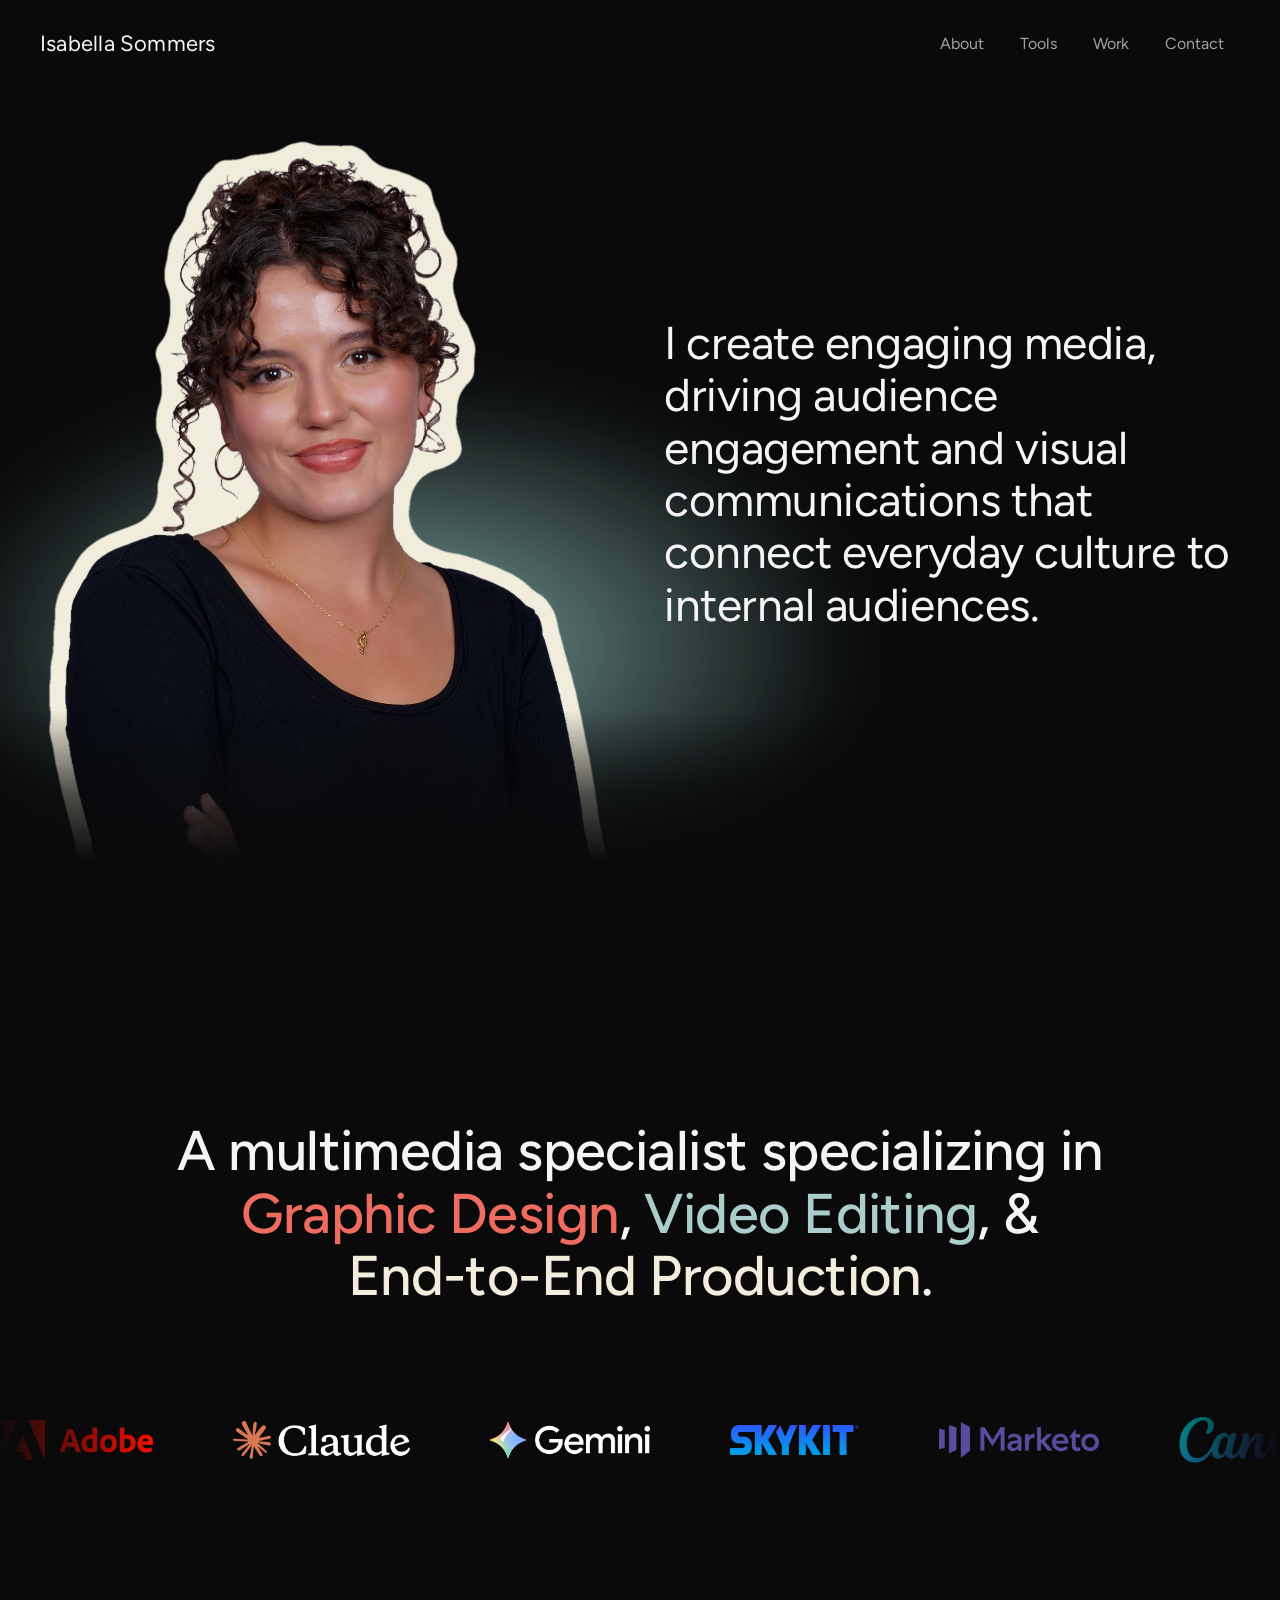
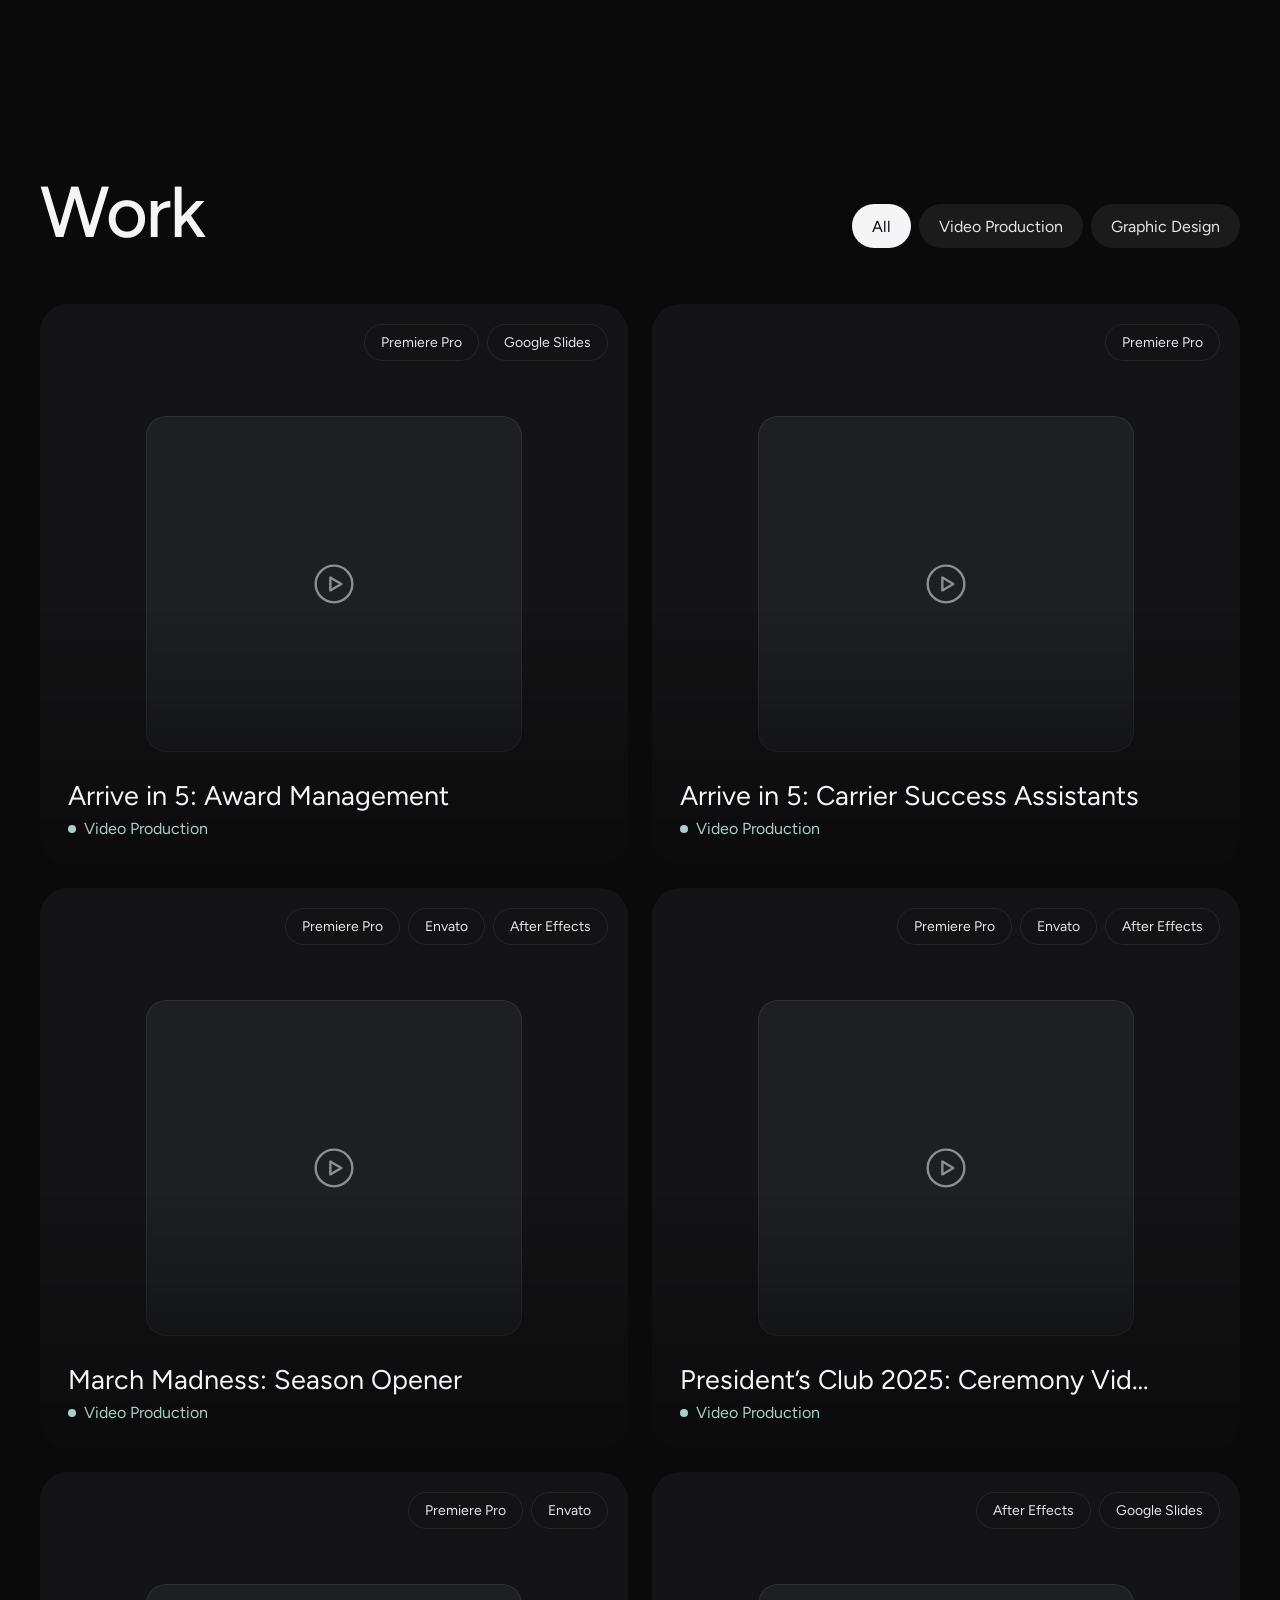
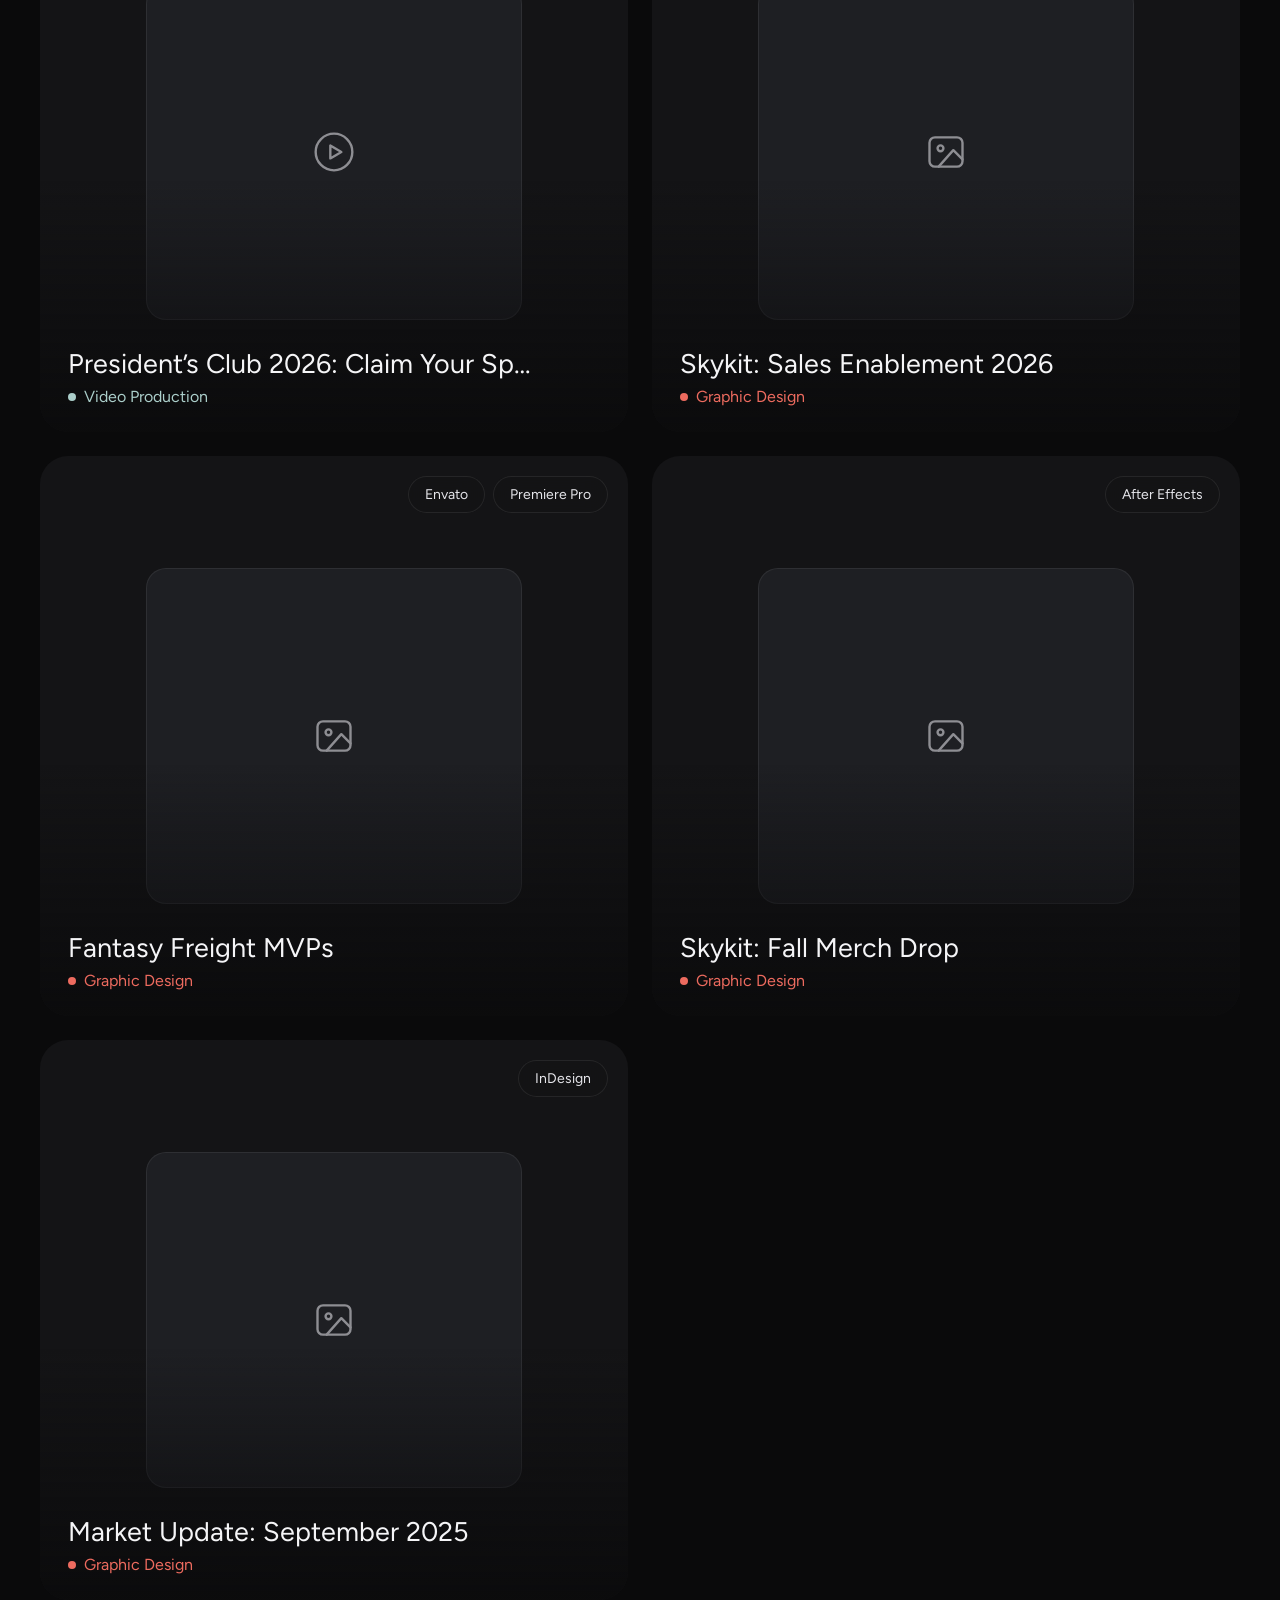
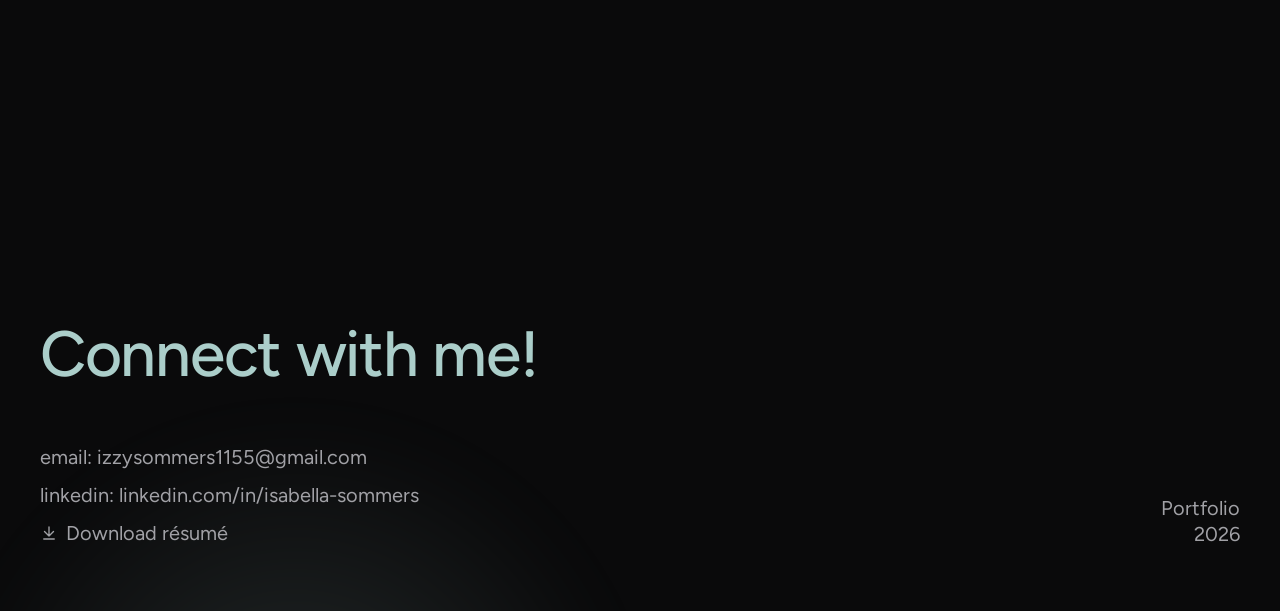
<file: index.html>
<!doctype html>
<html lang="en">
<head>
  <meta charset="utf-8">
  <meta name="viewport" content="width=device-width, initial-scale=1">
  <title>Isabella Sommers — Multimedia Specialist</title>
  <meta name="description" content="Isabella Sommers is a multimedia specialist specializing in graphic design, video editing, and end-to-end production.">
  <meta property="og:title" content="Isabella Sommers — Multimedia Specialist">
  <meta property="og:description" content="Graphic design, video editing, and end-to-end production.">
  <meta property="og:image" content="assets/img/isabella-sommers.webp">
  <meta name="theme-color" content="#0A0A0B">
  <link rel="preconnect" href="https://fonts.googleapis.com">
  <link rel="preconnect" href="https://fonts.gstatic.com" crossorigin>
  <link href="https://fonts.googleapis.com/css2?family=Figtree:wght@400;500;600&display=swap" rel="stylesheet">
  <link rel="stylesheet" href="css/styles.css?v=8">
</head>
<body>

  <!-- S1 · About / hero -->
  <section id="about" class="hero">
    <header class="site-header intro-nav">
      <nav class="nav container" aria-label="Primary">
        <a class="brand" href="#about">Isabella Sommers</a>
        <div class="nav-links">
          <a href="#about">About</a>
          <a href="#tools">Tools</a>
          <a href="#work">Work</a>
          <a href="#contact">Contact</a>
        </div>
        <button class="menu-btn" type="button" aria-expanded="false" aria-controls="mobile-menu">
          <svg width="14" height="14" viewBox="0 0 24 24" fill="currentColor" aria-hidden="true"><rect x="3" y="3" width="7" height="7" rx="1.5"/><rect x="14" y="3" width="7" height="7" rx="1.5"/><rect x="3" y="14" width="7" height="7" rx="1.5"/><rect x="14" y="14" width="7" height="7" rx="1.5"/></svg>
          <span class="menu-label">Menu</span>
        </button>
      </nav>
      <div id="mobile-menu" class="mobile-menu" hidden>
        <a href="#about">About</a>
        <a href="#tools">Tools</a>
        <a href="#work">Work</a>
        <a href="#contact">Contact</a>
      </div>
    </header>

    <div class="hero-grid container">
      <div class="hero-photo">
        <div class="hero-glow intro-glow" aria-hidden="true"></div>
        <img class="intro-photo" src="assets/img/isabella-sommers.webp" alt="Portrait of Isabella Sommers" width="1146" height="1448">
      </div>
      <div class="hero-text">
        <p class="hero-statement intro-words" data-stagger="1.25,0.06">
          <span class="word">I</span> <span class="word">create</span> <span class="word">engaging</span> <span class="word">media,</span> <span class="word">driving</span> <span class="word">audience</span> <span class="word">engagement</span> <span class="word">and</span> <span class="word">visual</span> <span class="word">communications</span> <span class="word">that</span> <span class="word">connect</span> <span class="word">everyday</span> <span class="word">culture</span> <span class="word">to</span> <span class="word">internal</span> <span class="word">audiences.</span>
        </p>
      </div>
    </div>
    <div class="hero-fade" aria-hidden="true"></div>
  </section>

  <!-- S2 · Focus + tools -->
  <section id="tools" class="focus">
    <div class="container">
      <h2 id="focus-statement" class="focus-statement reveal" data-stagger="0.1,0.07">
        <span class="word">A</span> <span class="word">multimedia</span> <span class="word">specialist</span> <span class="word">specializing</span> <span class="word">in</span> <span class="word c-red">Graphic</span> <span class="word"><span class="c-red">Design</span>,</span> <span class="word c-sage">Video</span> <span class="word"><span class="c-sage">Editing</span>,</span> <span class="word">&amp;</span> <span class="word"><span class="c-cream">End-to-End Production</span>.</span>
      </h2>
    </div>
    <div class="marquee reveal-block" data-reveal-with="#focus-statement">
      <!-- Three identical groups; each slides left by exactly its own width, then repeats. -->
      <div class="marquee-track">
        <div class="marquee-group">
          <img src="assets/logos/adobe.png" alt="Adobe" width="460" height="120" style="--h:40px">
          <img src="assets/logos/claude.png" alt="Claude" width="559" height="120" style="--h:38px">
          <img src="assets/logos/gemini.png" alt="Gemini" width="533" height="120" style="--h:36px">
          <img src="assets/logos/skykit.png" alt="Skykit" width="515" height="120" style="--h:30px">
          <img src="assets/logos/marketo.png" alt="Marketo" width="532" height="120" style="--h:36px">
          <img src="assets/logos/canva.png" alt="Canva" width="373" height="120" style="--h:46px">
          <img src="assets/logos/envato.png" alt="Envato" width="632" height="120" style="--h:36px">
          <img src="assets/logos/gsuite.png" alt="Google Workspace" width="480" height="120" style="--h:38px">
          <img src="assets/logos/wordpress.png" alt="WordPress" width="528" height="120" style="--h:34px">
          <img src="assets/logos/elementor.png" alt="Elementor" width="686" height="120" style="--h:32px">
        </div>
        <div class="marquee-group" aria-hidden="true">
          <img src="assets/logos/adobe.png" alt="" width="460" height="120" style="--h:40px">
          <img src="assets/logos/claude.png" alt="" width="559" height="120" style="--h:38px">
          <img src="assets/logos/gemini.png" alt="" width="533" height="120" style="--h:36px">
          <img src="assets/logos/skykit.png" alt="" width="515" height="120" style="--h:30px">
          <img src="assets/logos/marketo.png" alt="" width="532" height="120" style="--h:36px">
          <img src="assets/logos/canva.png" alt="" width="373" height="120" style="--h:46px">
          <img src="assets/logos/envato.png" alt="" width="632" height="120" style="--h:36px">
          <img src="assets/logos/gsuite.png" alt="" width="480" height="120" style="--h:38px">
          <img src="assets/logos/wordpress.png" alt="" width="528" height="120" style="--h:34px">
          <img src="assets/logos/elementor.png" alt="" width="686" height="120" style="--h:32px">
        </div>
        <div class="marquee-group" aria-hidden="true">
          <img src="assets/logos/adobe.png" alt="" width="460" height="120" style="--h:40px">
          <img src="assets/logos/claude.png" alt="" width="559" height="120" style="--h:38px">
          <img src="assets/logos/gemini.png" alt="" width="533" height="120" style="--h:36px">
          <img src="assets/logos/skykit.png" alt="" width="515" height="120" style="--h:30px">
          <img src="assets/logos/marketo.png" alt="" width="532" height="120" style="--h:36px">
          <img src="assets/logos/canva.png" alt="" width="373" height="120" style="--h:46px">
          <img src="assets/logos/envato.png" alt="" width="632" height="120" style="--h:36px">
          <img src="assets/logos/gsuite.png" alt="" width="480" height="120" style="--h:38px">
          <img src="assets/logos/wordpress.png" alt="" width="528" height="120" style="--h:34px">
          <img src="assets/logos/elementor.png" alt="" width="686" height="120" style="--h:32px">
        </div>
      </div>
    </div>
  </section>

  <!-- S3 · Work -->
  <section id="work" class="work">
    <div class="container">
      <div class="work-head">
        <h2 class="section-title">Work</h2>
        <div class="filters" role="group" aria-label="Filter projects">
          <button class="filter" type="button" data-filter="all" aria-pressed="true">All</button>
          <button class="filter" type="button" data-filter="video" aria-pressed="false">Video Production</button>
          <button class="filter" type="button" data-filter="graphic" aria-pressed="false">Graphic Design</button>
        </div>
      </div>
      <!-- Cards are generated from js/projects.js -->
      <div id="work-grid" class="grid"></div>
    </div>
  </section>

  <!-- S4 · Contact -->
  <section id="contact" class="contact">
    <div class="contact-glow" aria-hidden="true"></div>
    <div class="container contact-inner">
      <h2 class="contact-title">Connect with me!</h2>
      <div class="contact-row">
        <div class="contact-links">
          <a href="mailto:izzysommers1155@gmail.com">email: izzysommers1155@gmail.com</a>
          <a href="https://www.linkedin.com/in/isabella-sommers" target="_blank" rel="noopener">linkedin: linkedin.com/in/isabella-sommers</a>
          <a href="assets/Isabella_Sommers-Resume.pdf" download>
            <svg width="18" height="18" viewBox="0 0 24 24" fill="none" stroke="currentColor" stroke-width="1.8" stroke-linecap="round" stroke-linejoin="round" aria-hidden="true"><path d="M12 4v12M6 10l6 6 6-6M5 20h14"/></svg>
            Download résumé
          </a>
        </div>
        <div class="stamp">Portfolio<br>2026</div>
      </div>
    </div>
  </section>

  <script src="js/projects.js?v=8"></script>
  <script src="js/media.js?v=8"></script>
  <script src="js/main.js?v=8"></script>
</body>
</html>
</file>
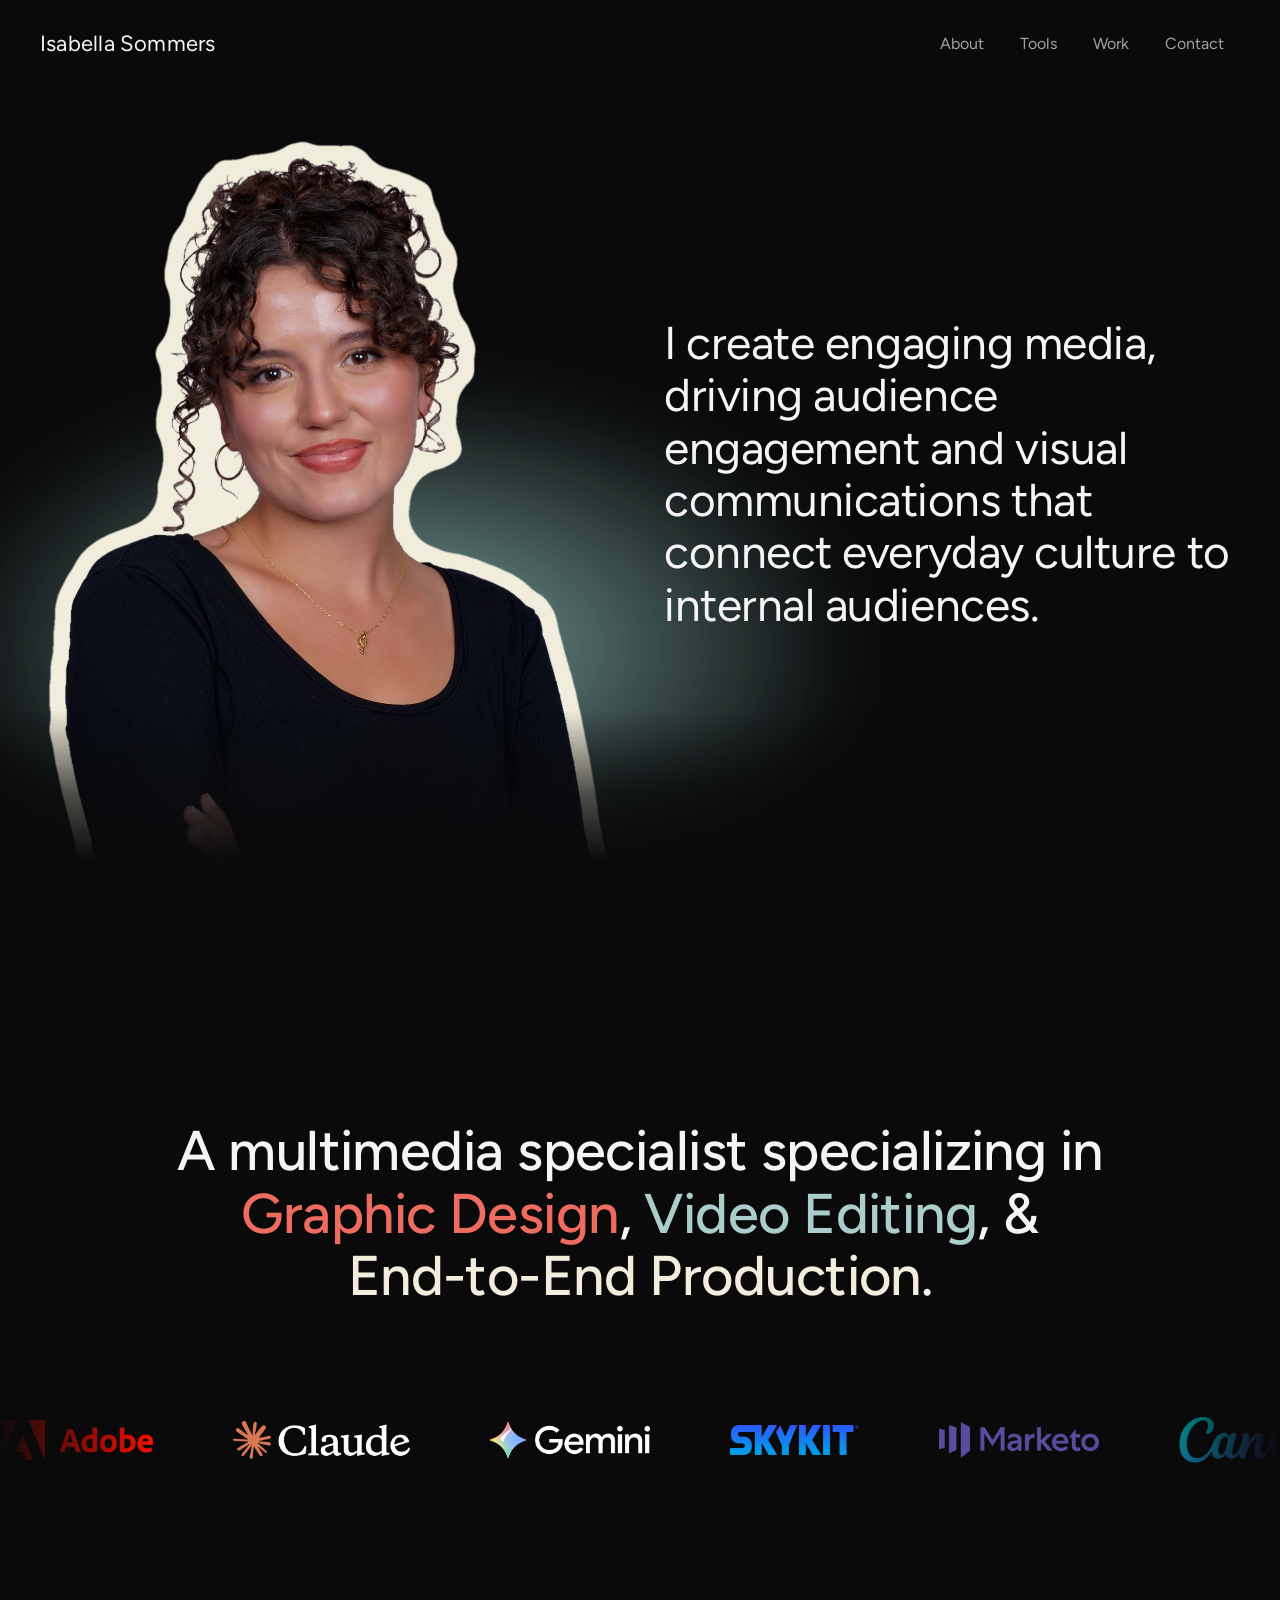
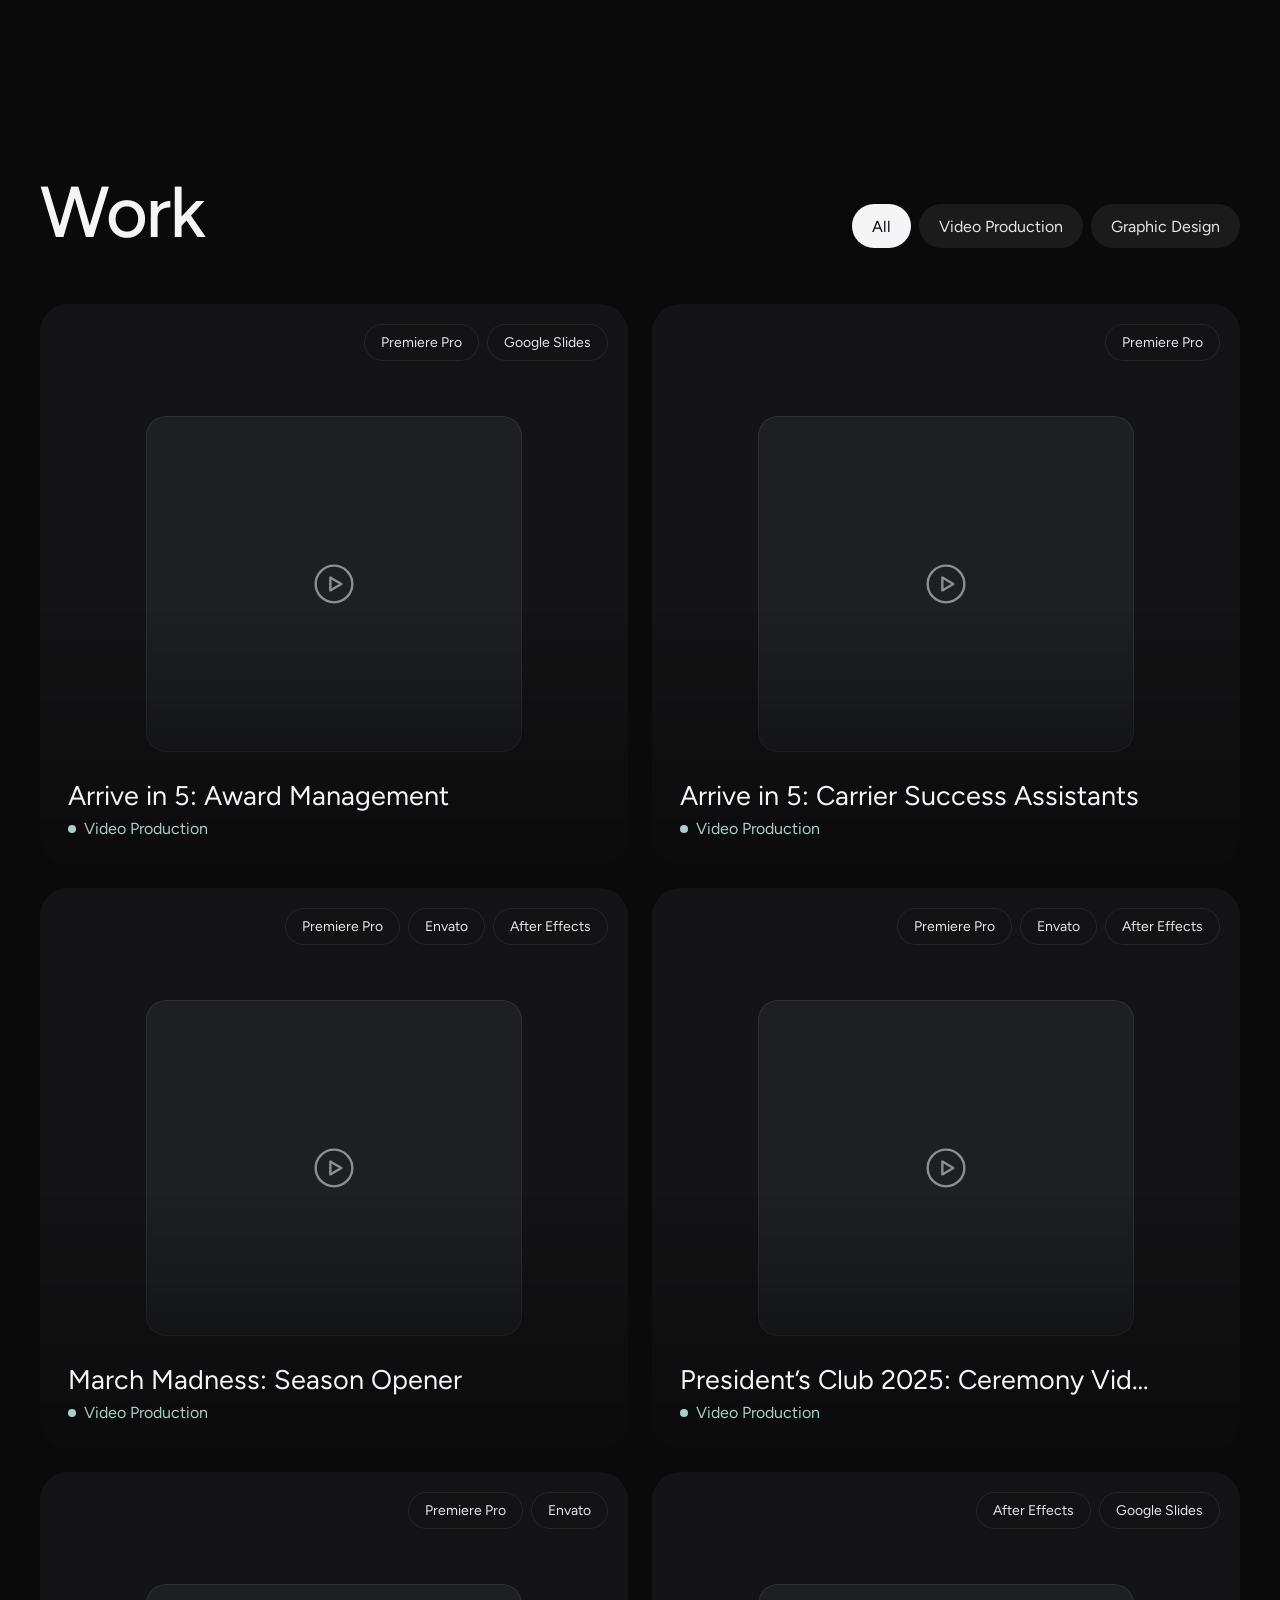
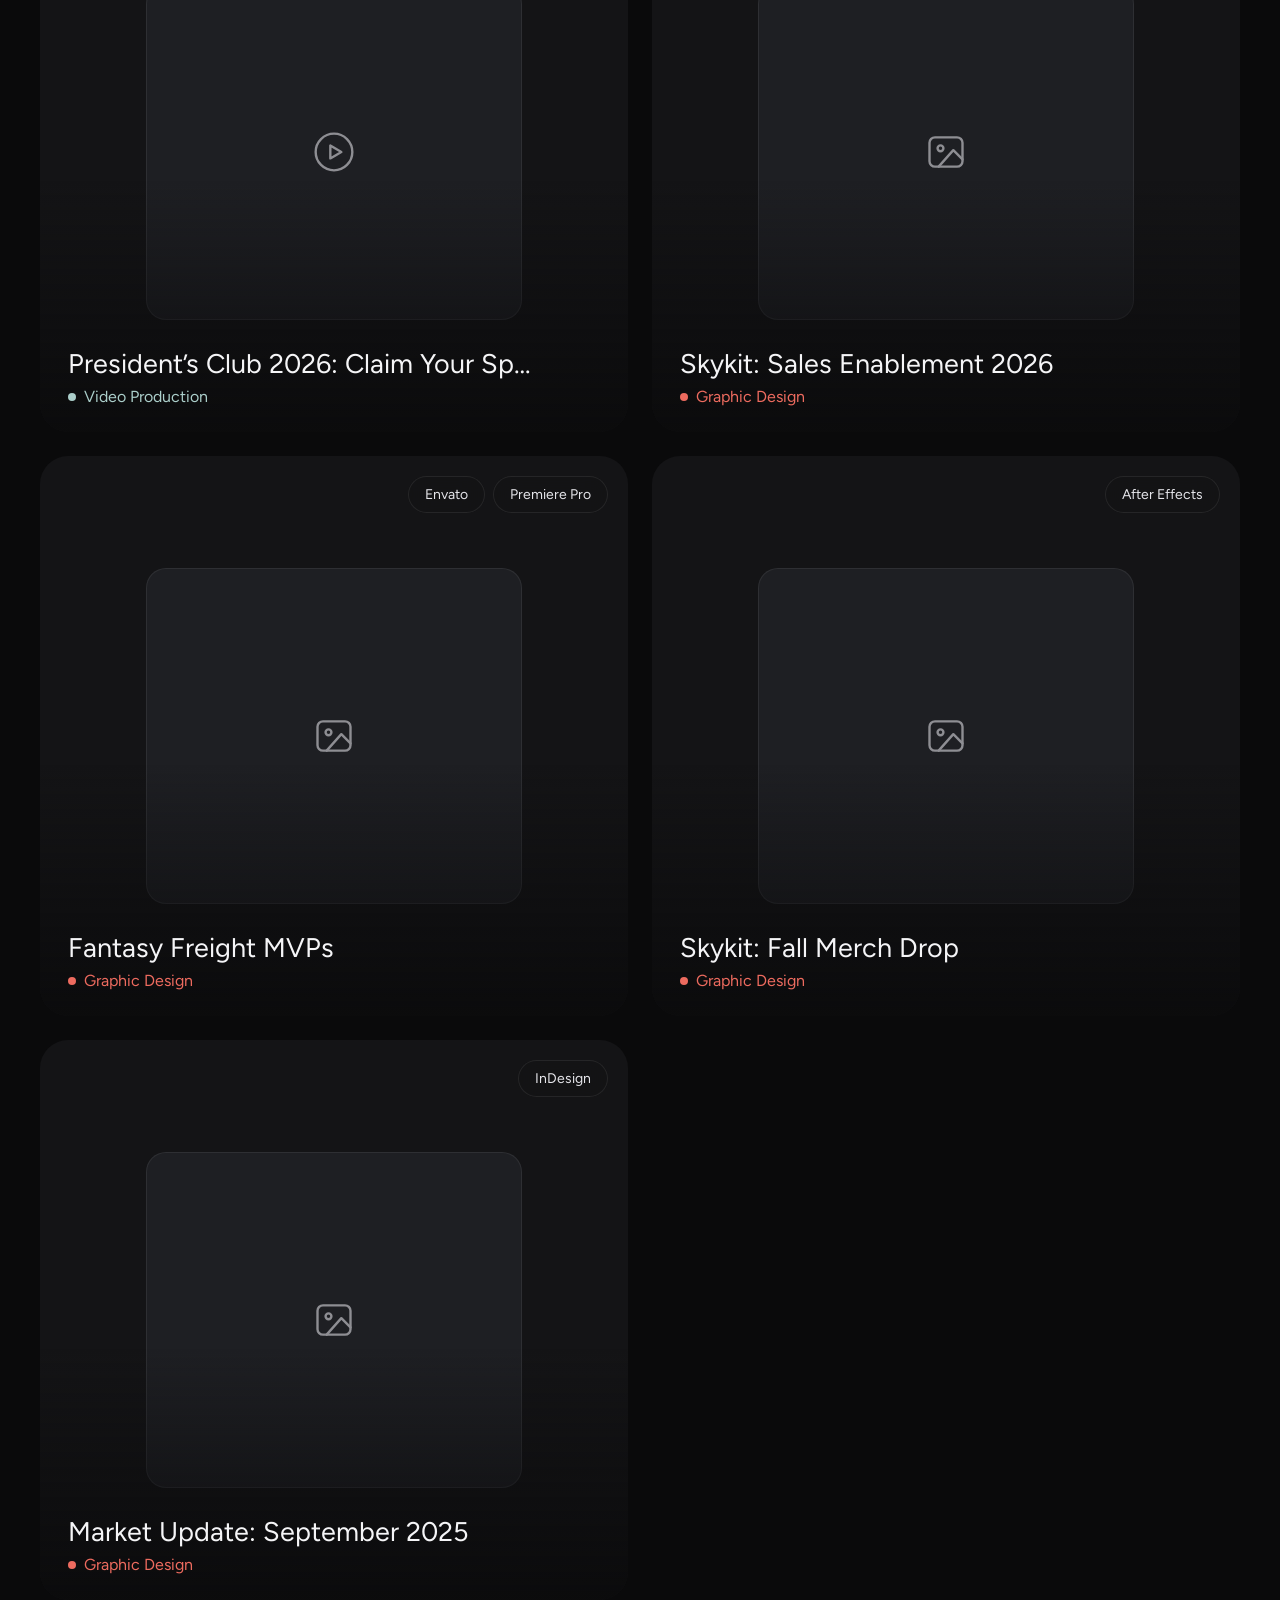
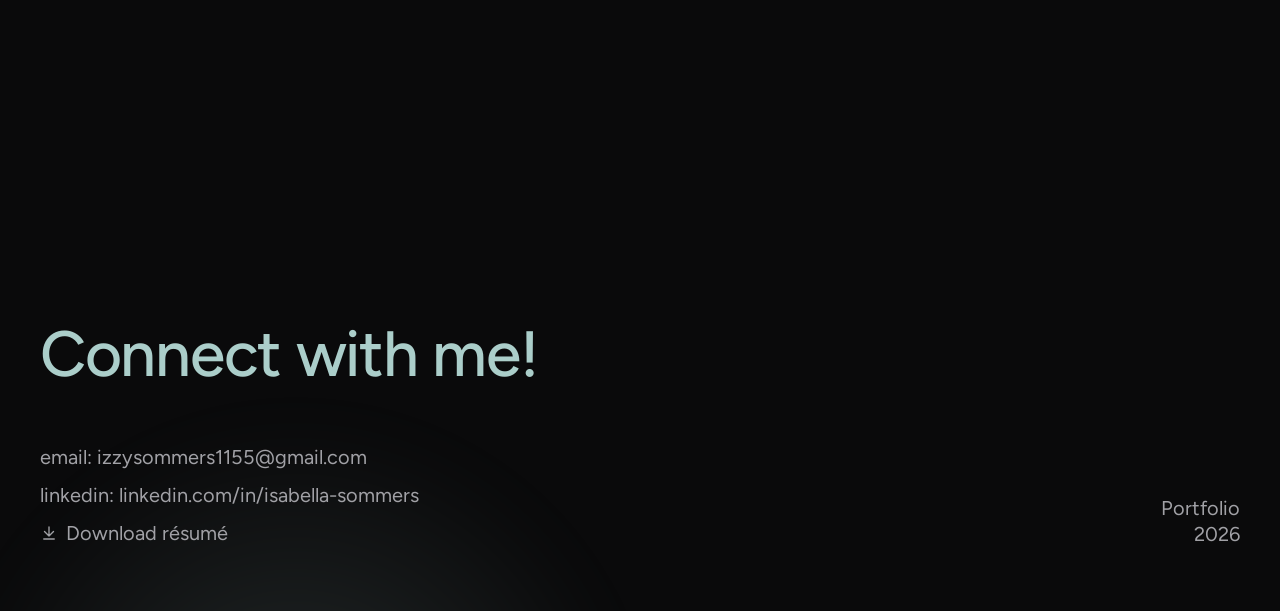
<file: project.html>
<!doctype html>
<html lang="en">
<head>
  <meta charset="utf-8">
  <meta name="viewport" content="width=device-width, initial-scale=1">
  <title>Project — Isabella Sommers</title>
  <meta name="theme-color" content="#0A0A0B">
  <link rel="preconnect" href="https://fonts.googleapis.com">
  <link rel="preconnect" href="https://fonts.gstatic.com" crossorigin>
  <link href="https://fonts.googleapis.com/css2?family=Figtree:wght@400;500;600&display=swap" rel="stylesheet">
  <link rel="stylesheet" href="css/styles.css?v=8">
</head>
<body>
  <div class="project">
    <div class="project-glow" aria-hidden="true"></div>

    <header class="site-header is-static">
      <nav class="nav container" aria-label="Primary">
        <a class="brand" href="index.html">Isabella Sommers</a>
        <div class="nav-links">
          <a href="index.html#about">About</a>
          <a href="index.html#tools">Tools</a>
          <a href="index.html#work">Work</a>
          <a href="index.html#contact">Contact</a>
        </div>
        <button class="menu-btn" type="button" aria-expanded="false" aria-controls="mobile-menu">
          <svg width="14" height="14" viewBox="0 0 24 24" fill="currentColor" aria-hidden="true"><rect x="3" y="3" width="7" height="7" rx="1.5"/><rect x="14" y="3" width="7" height="7" rx="1.5"/><rect x="3" y="14" width="7" height="7" rx="1.5"/><rect x="14" y="14" width="7" height="7" rx="1.5"/></svg>
          <span class="menu-label">Menu</span>
        </button>
      </nav>
      <div id="mobile-menu" class="mobile-menu" hidden>
        <a href="index.html#about">About</a>
        <a href="index.html#tools">Tools</a>
        <a href="index.html#work">Work</a>
        <a href="index.html#contact">Contact</a>
      </div>
    </header>

    <main>
      <section class="project-hero container">
        <h1 id="project-title" class="project-title"></h1>
        <div class="meta">
          <span id="project-category" class="category"><span class="dot"></span><span class="cat-label"></span></span>
          <span class="meta-sep" aria-hidden="true"></span>
          <span id="project-year"></span>
        </div>
        <div id="project-tags" class="tags-row"></div>
      </section>

      <section id="project-copy" class="container project-copy">
        <p id="project-desc" class="copy-main"></p>
        <p id="project-program" class="copy-side"></p>
      </section>

      <section class="container" aria-label="Project media">
        <div id="media-frame" class="media-frame">
          <div id="media-inner" class="media-inner">
            <div class="media-placeholder">
              <span class="play"><svg width="34" height="34" viewBox="0 0 24 24" fill="currentColor" aria-hidden="true"><path d="M8 5.5v13l11-6.5z"/></svg></span>
              <span>Media coming soon</span>
            </div>
          </div>
        </div>
        <div class="media-open-wrap">
          <a id="media-open" class="media-open" href="#" target="_blank" rel="noopener" hidden>
            <span class="open-label">Open</span>
            <svg width="14" height="14" viewBox="0 0 24 24" fill="none" stroke="currentColor" stroke-width="1.8" stroke-linecap="round" stroke-linejoin="round" aria-hidden="true"><path d="M7 17L17 7M9 7h8v8"/></svg>
          </a>
        </div>
      </section>

      <div class="back-wrap">
        <a class="back" href="index.html#work">
          <svg width="18" height="18" viewBox="0 0 24 24" fill="none" stroke="currentColor" stroke-width="1.8" stroke-linecap="round" stroke-linejoin="round" aria-hidden="true"><path d="M19 12H5M11 6l-6 6 6 6"/></svg>
          Back to work
        </a>
      </div>
    </main>

    <footer class="site-footer">
      <div class="container">
        <span>Isabella Sommers</span>
        <span>Portfolio 2026</span>
      </div>
    </footer>
  </div>

  <script src="js/projects.js?v=8"></script>
  <script src="js/media.js?v=8"></script>
  <script src="js/project.js?v=8"></script>
  <script src="js/main.js?v=8"></script>
</body>
</html>
</file>
<file: css/styles.css>
/* ==========================================================
   Isabella Sommers — Portfolio
   Colors, type and motion live in the variables below.
   ========================================================== */
:root {
  --bg: #0A0A0B;
  --text: #F5F5F7;
  --muted: #A1A1A6;
  --dim: #6E6E73;
  --card: #141416;
  --plate: #1E1F23;

  --red: #ED6B5F;    /* Graphic Design */
  --sage: #ABCECA;   /* Video Editing / Video Production */
  --cream: #F2EDDC;  /* End-to-End Production */
  --glow: var(--sage);

  --ease: cubic-bezier(.2, .7, .2, 1);
  --max: 1280px;
  --pad: 40px;
}

* { box-sizing: border-box; }
body {
  margin: 0;
  background: var(--bg);
  color: var(--text);
  font-family: "Figtree", "Helvetica Neue", Helvetica, sans-serif;
  font-weight: 400;
  -webkit-font-smoothing: antialiased;
  overflow-x: hidden;
}
a { color: inherit; text-decoration: none; }
img, video { max-width: 100%; }
h1, h2 { font-weight: 500; }
.container { max-width: var(--max); margin: 0 auto; padding-left: var(--pad); padding-right: var(--pad); }
.c-red { color: var(--red); }
.c-sage { color: var(--sage); }
.c-cream { color: var(--cream); }
:focus-visible { outline: 2px solid var(--red); outline-offset: 4px; }

/* ---------- Navigation ---------- */
.site-header { position: absolute; top: 0; left: 0; right: 0; z-index: 10; }
.site-header.is-static { position: relative; }
.nav { display: flex; align-items: center; justify-content: space-between; gap: 16px; padding-top: 24px; padding-bottom: 24px; }
.brand { font-size: 22px; letter-spacing: .01em; }
.nav-links { display: flex; gap: 4px; font-size: 16px; }
.nav-links a { color: var(--muted); padding: 10px 16px; border-radius: 999px; transition: color .25s ease, background-color .25s ease; }
.nav-links a:hover, .nav-links a:focus-visible { color: var(--text); background: rgba(255, 255, 255, .08); }
.menu-btn {
  display: none; align-items: center; gap: 8px; min-height: 44px; padding: 0 16px;
  border: 0; border-radius: 999px; background: rgba(255, 255, 255, .08);
  color: var(--text); font: inherit; font-size: 15px; cursor: pointer;
}
.mobile-menu {
  position: absolute; left: 12px; right: 12px; top: 72px; padding: 8px 20px 16px;
  border-radius: 24px; background: rgba(28, 28, 30, .92);
  -webkit-backdrop-filter: blur(20px); backdrop-filter: blur(20px);
  border: 1px solid rgba(255, 255, 255, .08);
}
.mobile-menu[hidden] { display: none; }
.mobile-menu a { display: block; padding: 14px 4px; font-size: 28px; border-bottom: 1px solid rgba(255, 255, 255, .08); }
.mobile-menu a:last-child { border-bottom: 0; }

/* ---------- S1 · Hero ---------- */
.hero { position: relative; overflow: hidden; min-height: 860px; }
.hero-grid { display: grid; grid-template-columns: repeat(2, minmax(0, 1fr)); gap: 48px; min-height: 860px; }
.hero-photo { position: relative; align-self: end; display: flex; justify-content: center; }
.hero-glow {
  position: absolute; left: 62%; top: 72%; width: 1100px; height: 620px;
  transform: translate(-50%, -50%); border-radius: 50%;
  background: radial-gradient(ellipse at center, var(--glow) 0%, transparent 60%);
  opacity: .78; filter: blur(40px) saturate(1.6); pointer-events: none;
}
.hero-photo img { position: relative; display: block; height: 760px; width: auto; max-width: 100%; object-fit: contain; object-position: bottom; }
.hero-text { align-self: center; padding-top: 88px; }
.hero-statement { margin: 0; font-size: 46px; line-height: 1.14; letter-spacing: -.01em; max-width: 600px; }
.hero-fade {
  position: absolute; left: 0; right: 0; bottom: 0; height: 150px; z-index: 2; pointer-events: none;
  background: linear-gradient(180deg, rgba(10, 10, 11, 0) 0%, rgba(10, 10, 11, .7) 55%, var(--bg) 100%);
}

/* ---------- Motion ---------- */
.word { display: inline-block; }
.intro-nav { animation: introDown .9s var(--ease) .15s both; }
.intro-photo { animation: introUp 1.1s var(--ease) .55s both; }
.intro-glow { animation: introFade 1.8s ease .8s both; }
.intro-words .word { animation: blurIn 1s var(--ease) both; }

.reveal .word { opacity: 0; filter: blur(14px); transform: translateY(12px); }
.reveal.is-visible .word { animation: blurIn 1s var(--ease) both; }
.reveal-block { opacity: 0; transform: translateY(16px); }
/* 'backwards' fill: once the fade ends the element has no leftover transform/filter, so the carousel stays on the GPU */
.reveal-block.is-visible { opacity: 1; transform: none; animation: blockIn 1.3s var(--ease) .9s backwards; }

@keyframes introDown { from { opacity: 0; transform: translateY(-14px); } to { opacity: 1; transform: none; } }
@keyframes introUp   { from { opacity: 0; transform: translateY(48px); } to { opacity: 1; transform: none; } }
@keyframes introFade { from { opacity: 0; } }
@keyframes blurIn    { from { opacity: 0; filter: blur(14px); transform: translateY(12px); } to { opacity: 1; filter: blur(0); transform: none; } }
@keyframes blockIn   { from { opacity: 0; transform: translateY(16px); } to { opacity: 1; transform: none; } }

/* ---------- S2 · Focus + tools ---------- */
.focus { padding: 260px 0 160px; }
.focus-statement { margin: 0 auto; max-width: 1040px; text-align: center; font-size: 56px; line-height: 1.12; letter-spacing: -.01em; }
.marquee { position: relative; margin-top: 96px; height: 72px; display: flex; align-items: center; overflow: hidden; }
/* Soft fade at both edges — plain overlays in the page colour (no mask, which can flicker) */
.marquee::before, .marquee::after {
  content: ""; position: absolute; top: 0; bottom: 0; width: 12%; z-index: 1; pointer-events: none;
}
.marquee::before { left: 0; background: linear-gradient(90deg, var(--bg), rgba(10, 10, 11, 0)); }
.marquee::after { right: 0; background: linear-gradient(270deg, var(--bg), rgba(10, 10, 11, 0)); }
/* The whole strip moves as ONE piece. It holds 3 identical groups and slides left by exactly
   one group (a third of its width), then repeats — the restart lands on identical pixels.
   Speed: seconds for one group of logos to pass (lower = faster). */
.marquee-track {
  flex: none; display: flex; width: max-content;
  animation: marquee 20s linear infinite; will-change: transform;
}
.marquee-group { flex-shrink: 0; display: flex; align-items: center; gap: 80px; padding-right: 80px; }
.marquee-group img { flex: none; display: block; width: auto; height: var(--h, 36px); }
@keyframes marquee { from { transform: translate3d(0, 0, 0); } to { transform: translate3d(calc(-100% / 3), 0, 0); } }

/* ---------- S3 · Work ---------- */
.work { padding: 140px 0 160px; }
.work-head { display: flex; align-items: flex-end; justify-content: space-between; flex-wrap: wrap; gap: 24px; }
.section-title { margin: 0; font-size: 72px; line-height: 1; letter-spacing: -.02em; }
.filters { display: flex; gap: 8px; flex-wrap: wrap; }
.filter {
  border: 0; cursor: pointer; font: inherit; font-size: 16px; padding: 12px 20px; min-height: 44px; border-radius: 999px;
  background: rgba(255, 255, 255, .07); color: #E5E5EA; transition: background-color .25s ease, color .25s ease;
}
.filter:hover { background: rgba(255, 255, 255, .14); }
.filter[aria-pressed="true"] { background: var(--text); color: var(--bg); }

.grid { margin-top: 56px; display: grid; grid-template-columns: repeat(2, minmax(0, 1fr)); gap: 24px; }
.card {
  --mx: 0; --my: 0; --s: 1;
  position: relative; display: block; aspect-ratio: 21 / 20; border-radius: 28px; overflow: hidden;
  background: var(--card); isolation: isolate;
}
.card[hidden] { display: none; }
.card:hover { --s: 1.045; }
.card-media {
  position: absolute; inset: 0; display: flex; align-items: center; justify-content: center;
  transform: translate(calc(var(--mx) * -18px), calc(var(--my) * -18px)) scale(var(--s));
  transition: transform .6s var(--ease); will-change: transform;
}
.card-media > img, .card-media > video { width: 100%; height: 100%; object-fit: cover; display: block; }
/* Video stills / document covers sit in the card like a framed screen, Apple-style */
.thumb {
  position: relative; overflow: hidden; border-radius: 16px; background: var(--plate);
  box-shadow: 0 24px 60px rgba(0, 0, 0, .55), 0 0 0 1px rgba(255, 255, 255, .06);
  margin-top: -8%;
}
.thumb-wide { width: 84%; aspect-ratio: 16 / 9; }
.thumb-tall { height: 62%; aspect-ratio: 8.5 / 11; }
.thumb img { width: 100%; height: 100%; object-fit: cover; display: block; }
.placeholder {
  width: 64%; height: 60%; border-radius: 20px; background: var(--plate); border: 1px solid rgba(255, 255, 255, .07);
  display: flex; flex-direction: column; align-items: center; justify-content: center; gap: 12px;
  color: #8E8E93; font-size: 14px; letter-spacing: .04em;
}
.card-scrim { position: absolute; left: 0; right: 0; bottom: 0; height: 45%; z-index: 1; background: linear-gradient(180deg, rgba(10, 10, 11, 0), rgba(10, 10, 11, .85)); }
.tags { position: absolute; top: 20px; right: 20px; left: 20px; display: flex; flex-wrap: wrap; justify-content: flex-end; gap: 8px; z-index: 2; }
.tag {
  padding: 9px 16px; border-radius: 999px; font-size: 14px; color: #E5E5EA;
  background: rgba(20, 20, 22, .72); -webkit-backdrop-filter: blur(12px); backdrop-filter: blur(12px);
  border: 1px solid rgba(255, 255, 255, .08);
}
.card-info { position: absolute; left: 28px; right: 84px; bottom: 26px; z-index: 2; }
.roll-wrap { height: 34px; overflow: hidden; }
.roll { transition: transform .55s var(--ease); }
.roll span { display: block; height: 34px; font-size: 27px; line-height: 34px; white-space: nowrap; overflow: hidden; text-overflow: ellipsis; }
.card:hover .roll, .card:focus-visible .roll { transform: translateY(-50%); }
.category { margin-top: 6px; display: flex; align-items: center; gap: 8px; font-size: 16px; }
.dot { width: 8px; height: 8px; border-radius: 50%; background: currentColor; flex: none; }
.cat-video { color: var(--sage); }
.cat-graphic { color: var(--red); }
.plus {
  position: absolute; right: 24px; bottom: 28px; width: 40px; height: 40px; border-radius: 50%; z-index: 2;
  background: var(--text); color: var(--bg); display: flex; align-items: center; justify-content: center;
  opacity: 0; transform: scale(.6); transition: opacity .35s ease, transform .45s var(--ease);
}
.card:hover .plus, .card:focus-visible .plus { opacity: 1; transform: scale(1); }

/* ---------- S4 · Contact ---------- */
.contact { position: relative; overflow: hidden; padding: 160px 0 64px; }
.contact-glow {
  position: absolute; left: -12%; top: 150px; width: 900px; height: 900px; border-radius: 50%; pointer-events: none;
  background: radial-gradient(circle, var(--glow) 0%, transparent 55%); opacity: .16; filter: blur(40px);
}
.contact-inner { position: relative; }
.contact-title { margin: 0; font-size: 64px; line-height: 1.05; letter-spacing: -.02em; color: var(--sage); }
.contact-row { margin-top: 56px; display: flex; justify-content: space-between; align-items: flex-end; flex-wrap: wrap; gap: 32px; }
.contact-links { display: flex; flex-direction: column; gap: 10px; font-size: 20px; line-height: 1.4; }
.contact-links a { color: var(--muted); display: inline-flex; align-items: center; gap: 8px; transition: color .25s ease; }
.contact-links a:hover { color: var(--text); }
.stamp { text-align: right; font-size: 20px; line-height: 1.3; color: var(--muted); }

/* ---------- Project page ---------- */
.project { position: relative; overflow: hidden; min-height: 100vh; }
.project-glow {
  position: absolute; left: 50%; top: -520px; width: 1400px; height: 1000px; transform: translateX(-50%);
  border-radius: 50%; pointer-events: none;
  background: radial-gradient(ellipse at center, var(--glow) 0%, transparent 62%);
  opacity: .7; filter: blur(30px) saturate(1.5);
}
.project main { position: relative; z-index: 1; }
.project-hero { padding-top: 180px; text-align: center; }
.project-title { margin: 0 auto; max-width: 1000px; font-size: 92px; line-height: 1.02; letter-spacing: -.03em; }
.meta { margin-top: 28px; display: flex; justify-content: center; align-items: center; gap: 12px; flex-wrap: wrap; font-size: 17px; color: var(--muted); }
.meta .category { margin-top: 0; font-size: inherit; }
.meta-sep { width: 4px; height: 4px; background: var(--dim); }
.tags-row { margin-top: 28px; display: flex; justify-content: center; gap: 8px; flex-wrap: wrap; }
.tags-row .tag { background: rgba(255, 255, 255, .07); }
.project-copy {
  margin-top: 120px; max-width: 1200px;
  display: grid; grid-template-columns: repeat(2, minmax(0, 1fr)); gap: 64px; align-items: start;
}
.copy-main { margin: 0; font-size: 22px; line-height: 1.5; color: #E5E5EA; }
.copy-side { margin: 0; font-size: 22px; line-height: 1.5; color: var(--muted); }
.media-frame.is-tall { max-width: 760px; }
.media-open-wrap { display: flex; justify-content: center; margin-top: 24px; }
.media-open {
  display: inline-flex; align-items: center; gap: 6px; min-height: 44px; padding: 10px 4px;
  font-size: 16px; color: var(--muted); transition: color .25s ease;
}
.media-open:hover { color: var(--text); }
.media-open[hidden] { display: none; }
.media-frame {
  max-width: 1120px; margin: 96px auto 0; padding: 48px; border-radius: 32px; background: var(--glow);
  box-shadow: inset 0 1px 0 rgba(255, 255, 255, .35), 0 40px 120px rgba(171, 206, 202, .22);
}
.media-inner {
  position: relative; aspect-ratio: var(--aspect, 16 / 9); border-radius: 16px; background: #050506; overflow: hidden;
  display: flex; align-items: center; justify-content: center;
}
.media-inner video, .media-inner img, .media-inner iframe { width: 100%; height: 100%; object-fit: contain; display: block; border: 0; background: #000; }
.media-placeholder { display: flex; flex-direction: column; align-items: center; gap: 16px; color: #8E8E93; font-size: 15px; letter-spacing: .04em; }
.media-placeholder .play {
  width: 88px; height: 88px; border-radius: 50%; background: rgba(255, 255, 255, .1);
  display: flex; align-items: center; justify-content: center; color: var(--text);
}
.back-wrap { padding: 120px 0 140px; display: flex; justify-content: center; }
.back {
  display: inline-flex; align-items: center; gap: 10px; min-height: 44px; padding: 14px 26px; border-radius: 999px;
  background: rgba(255, 255, 255, .07); border: 1px solid rgba(255, 255, 255, .1); font-size: 18px; color: var(--muted);
  transition: color .25s ease, background-color .25s ease;
}
.back:hover { color: var(--text); background: rgba(255, 255, 255, .12); }
.site-footer { position: relative; }
.site-footer .container { padding-top: 32px; padding-bottom: 32px; display: flex; justify-content: space-between; flex-wrap: wrap; gap: 16px; font-size: 16px; color: var(--dim); }

/* ---------- Medium screens ---------- */
@media (max-width: 1100px) {
  .hero-photo img { height: 640px; }
  .hero-statement { font-size: 38px; }
  .focus-statement { font-size: 46px; }
  .project-title { font-size: 72px; }
}

/* ---------- Phones ---------- */
@media (max-width: 800px) {
  :root { --pad: 16px; }
  .nav { padding-top: 16px; padding-bottom: 16px; }
  .brand { font-size: 19px; }
  .nav-links { display: none; }
  .menu-btn { display: inline-flex; }

  .hero { min-height: 0; }
  .hero-grid { grid-template-columns: 1fr; gap: 32px; min-height: 0; }
  .hero-text { order: -1; padding-top: 116px; }
  .hero-statement { font-size: 31px; line-height: 1.16; }
  .hero-photo img { height: 440px; }
  .hero-glow { left: 60%; top: 74%; width: 660px; height: 380px; filter: blur(28px) saturate(1.6); }
  .hero-fade { height: 100px; }

  .focus { padding: 156px 0 96px; }
  .focus-statement { font-size: 31px; line-height: 1.16; }
  .marquee { margin-top: 56px; height: 48px; }
  .marquee::before, .marquee::after { width: 10%; }
  .marquee-track { animation-duration: 22s; }
  .marquee-group { gap: 48px; padding-right: 48px; }
  .marquee-group img { height: calc(var(--h, 36px) * .7); }

  .work { padding: 96px 0 120px; }
  .section-title { font-size: 48px; }
  .work-head { flex-direction: column; align-items: flex-start; }
  .filters { gap: 6px; }
  .filter { font-size: 14px; padding: 10px 14px; }
  .grid { grid-template-columns: 1fr; gap: 16px; margin-top: 32px; }
  .card { aspect-ratio: 1 / 1.08; border-radius: 24px; }
  .placeholder { height: 54%; border-radius: 16px; font-size: 12px; }
  .thumb { border-radius: 12px; margin-top: -10%; }
  .thumb-wide { width: 88%; }
  .thumb-tall { height: 56%; }
  .tags { top: 14px; right: 14px; left: 14px; gap: 6px; }
  .tag { padding: 7px 12px; font-size: 12px; }
  .card-info { left: 20px; right: 64px; bottom: 20px; }
  .roll-wrap { height: auto; }
  .roll span { height: auto; font-size: 21px; line-height: 1.15; white-space: normal; }
  .roll span + span { display: none; }
  .card:hover .roll { transform: none; }
  .category { font-size: 14px; gap: 7px; }
  .plus { opacity: 1; transform: none; width: 34px; height: 34px; right: 18px; bottom: 22px; }

  .contact { padding: 96px 0 40px; }
  .contact-glow { left: -45%; top: 110px; width: 560px; height: 560px; filter: blur(30px); }
  .contact-title { font-size: 38px; }
  .contact-row { margin-top: 32px; flex-direction: column; align-items: stretch; gap: 48px; }
  .contact-links { font-size: 17px; gap: 6px; }
  .contact-links a { padding: 6px 0; }
  .stamp { font-size: 17px; }

  .project-glow { top: -300px; width: 700px; height: 560px; filter: blur(24px) saturate(1.5); }
  .project-hero { padding-top: 96px; }
  .project-title { font-size: 44px; line-height: 1.04; letter-spacing: -.02em; }
  .meta { margin-top: 20px; font-size: 15px; gap: 10px; }
  .tags-row { margin-top: 20px; gap: 6px; }
  .project-copy { margin-top: 64px; grid-template-columns: 1fr; gap: 20px; }
  .copy-main, .copy-side { font-size: 17px; }
  .media-open-wrap { margin-top: 12px; }
  .media-open { font-size: 15px; }
  .media-frame { margin-top: 56px; padding: 16px; border-radius: 22px; box-shadow: inset 0 1px 0 rgba(255, 255, 255, .35), 0 24px 70px rgba(171, 206, 202, .22); }
  .media-inner { border-radius: 10px; }
  .media-placeholder { font-size: 12px; gap: 8px; }
  .media-placeholder .play { width: 52px; height: 52px; }
  .back-wrap { padding: 72px 0 96px; }
  .back { font-size: 16px; padding: 12px 22px; }
  .site-footer .container { padding-top: 20px; padding-bottom: 20px; font-size: 14px; }
}

/* ---------- Reduced motion ---------- */
@media (prefers-reduced-motion: reduce) {

  .intro-nav, .intro-photo, .intro-glow, .intro-words .word, .marquee-track,
  .reveal.is-visible .word, .reveal-block.is-visible { animation: none; }
  .reveal .word, .reveal-block { opacity: 1; filter: none; transform: none; }
  .card-media, .roll, .plus { transition: none; }
}
</file>
